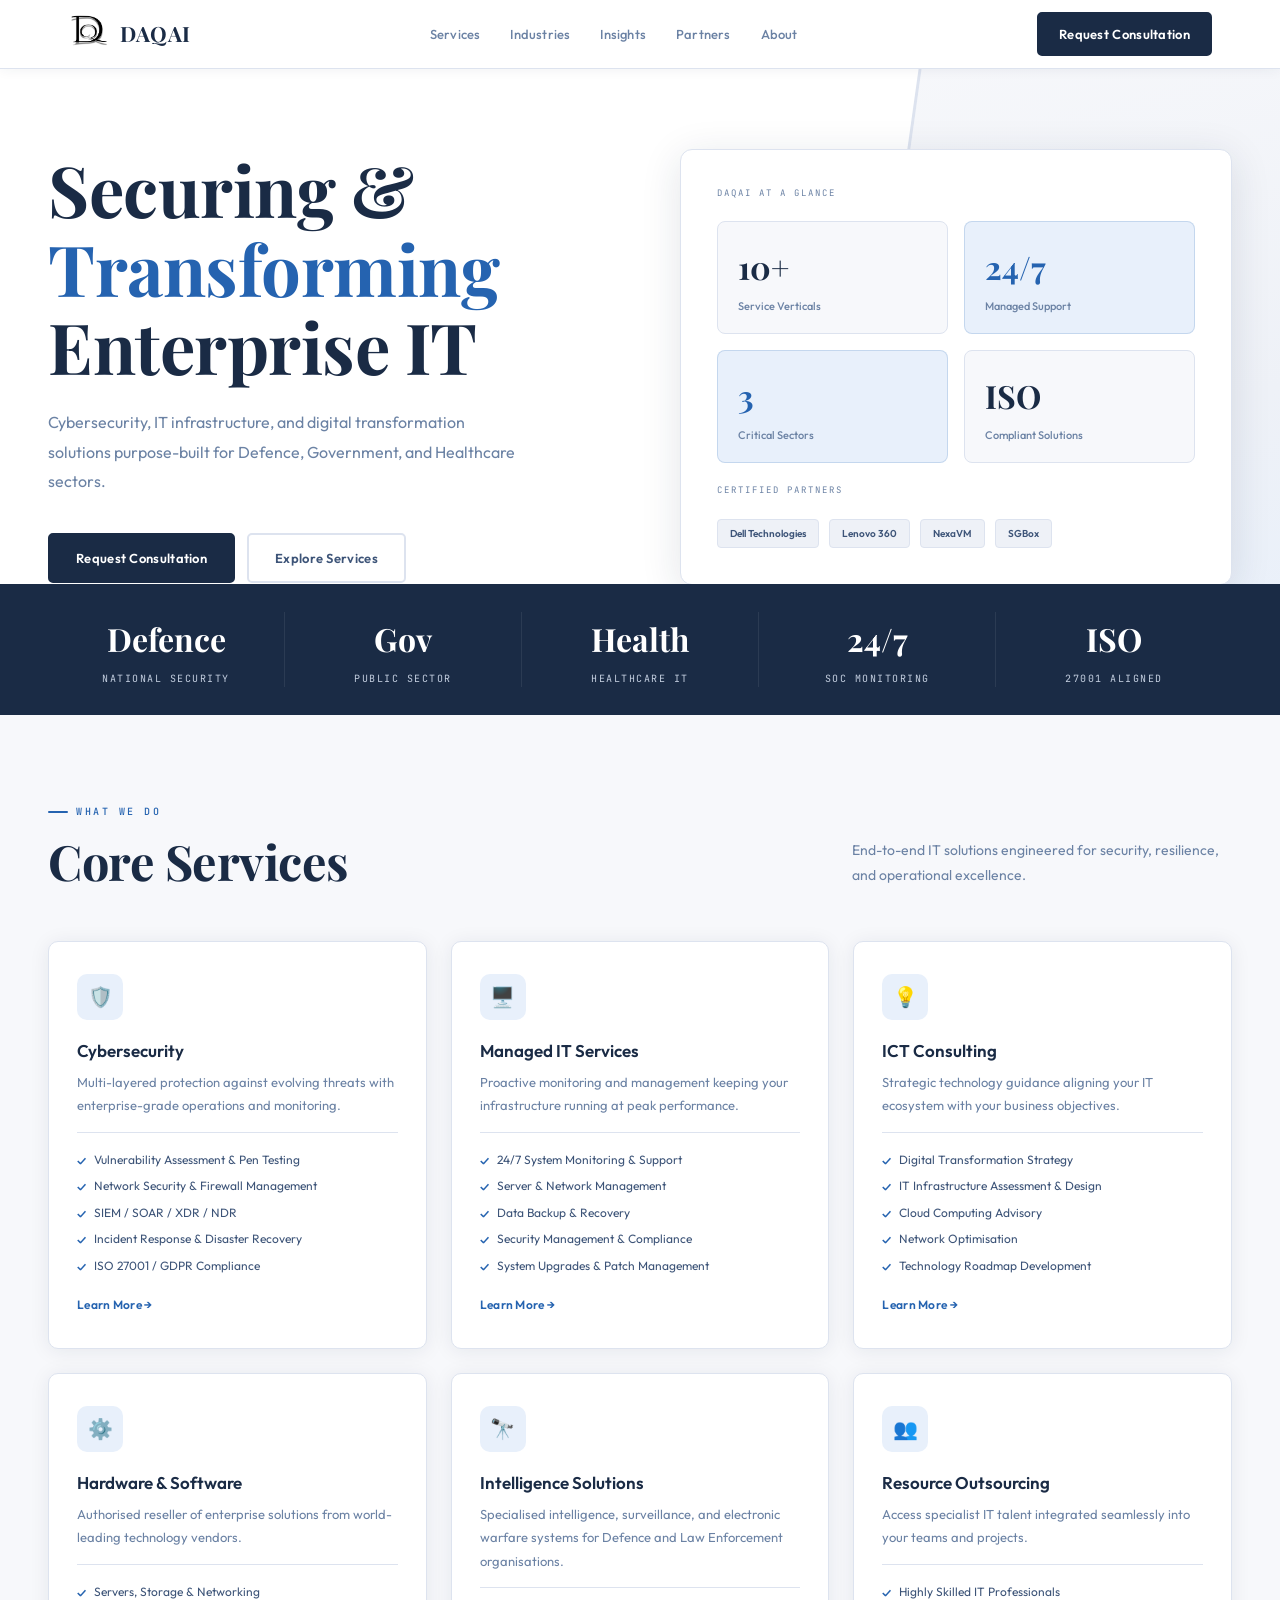
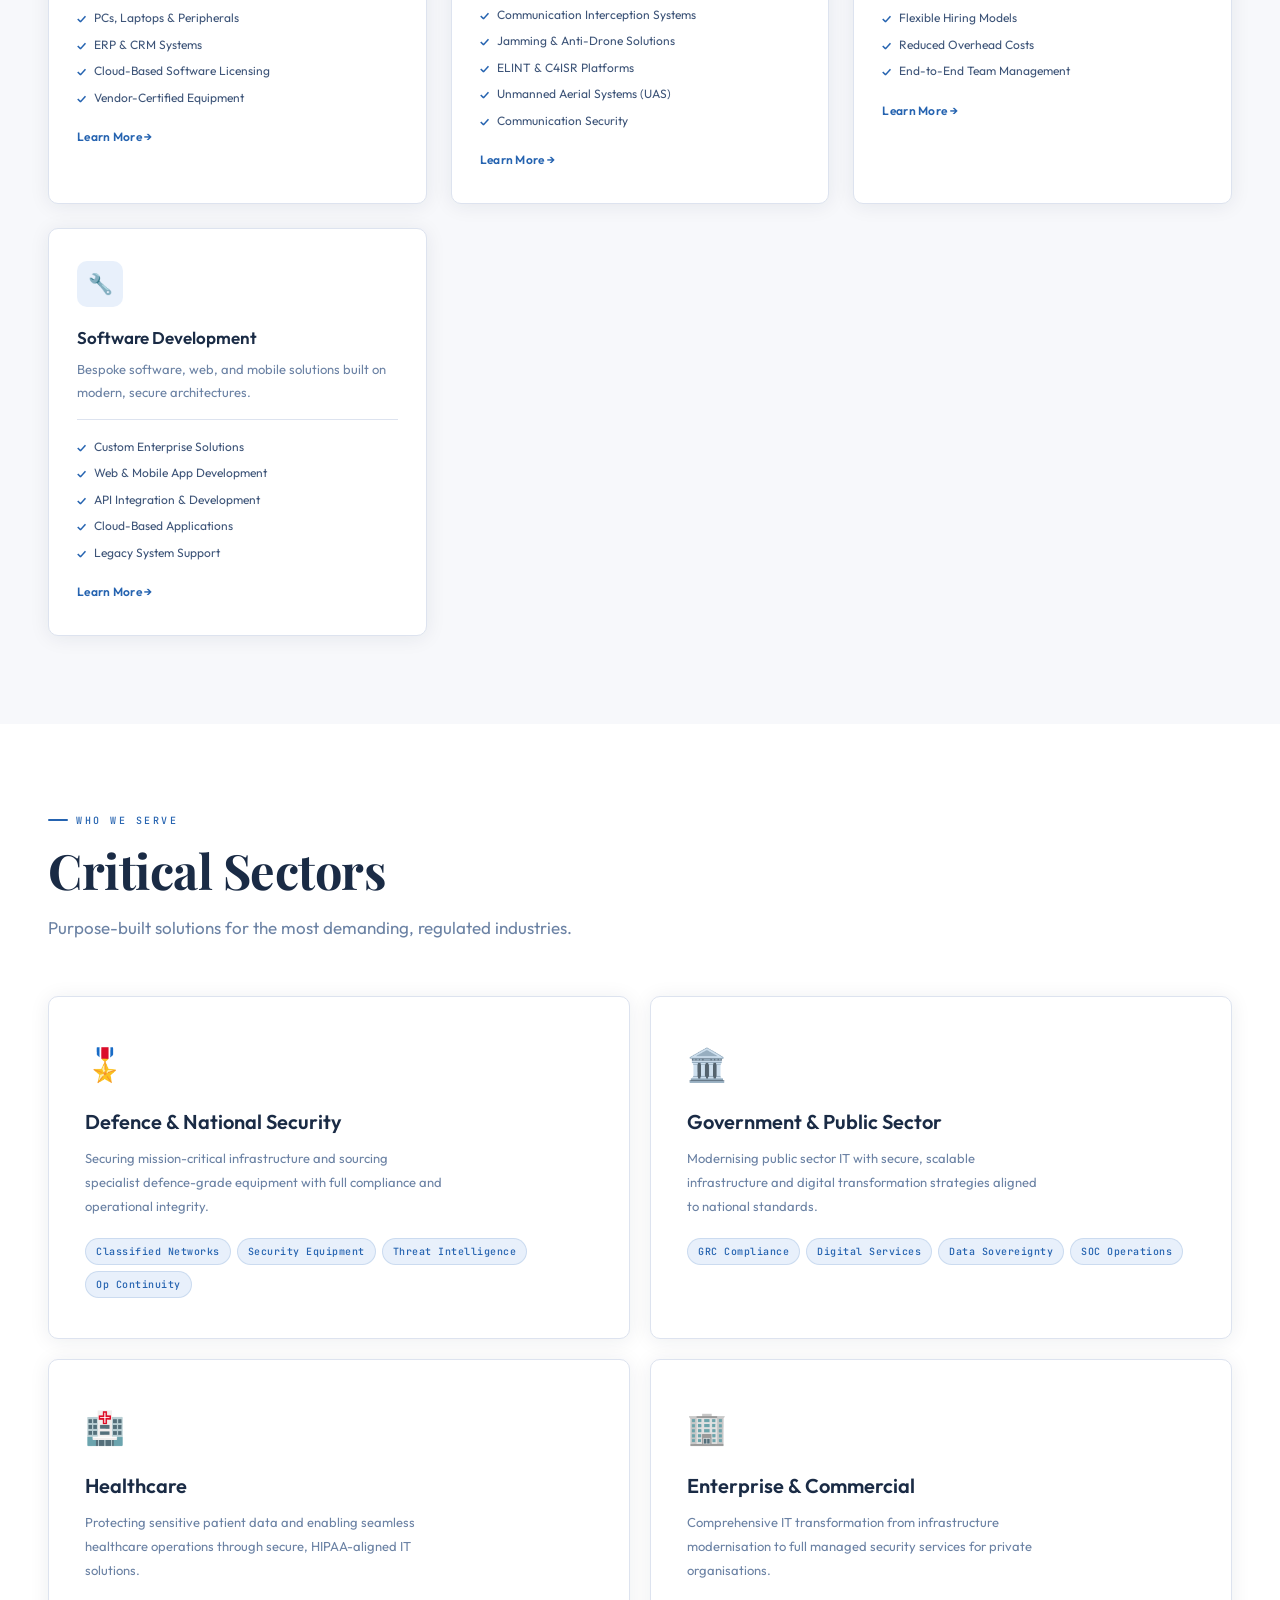
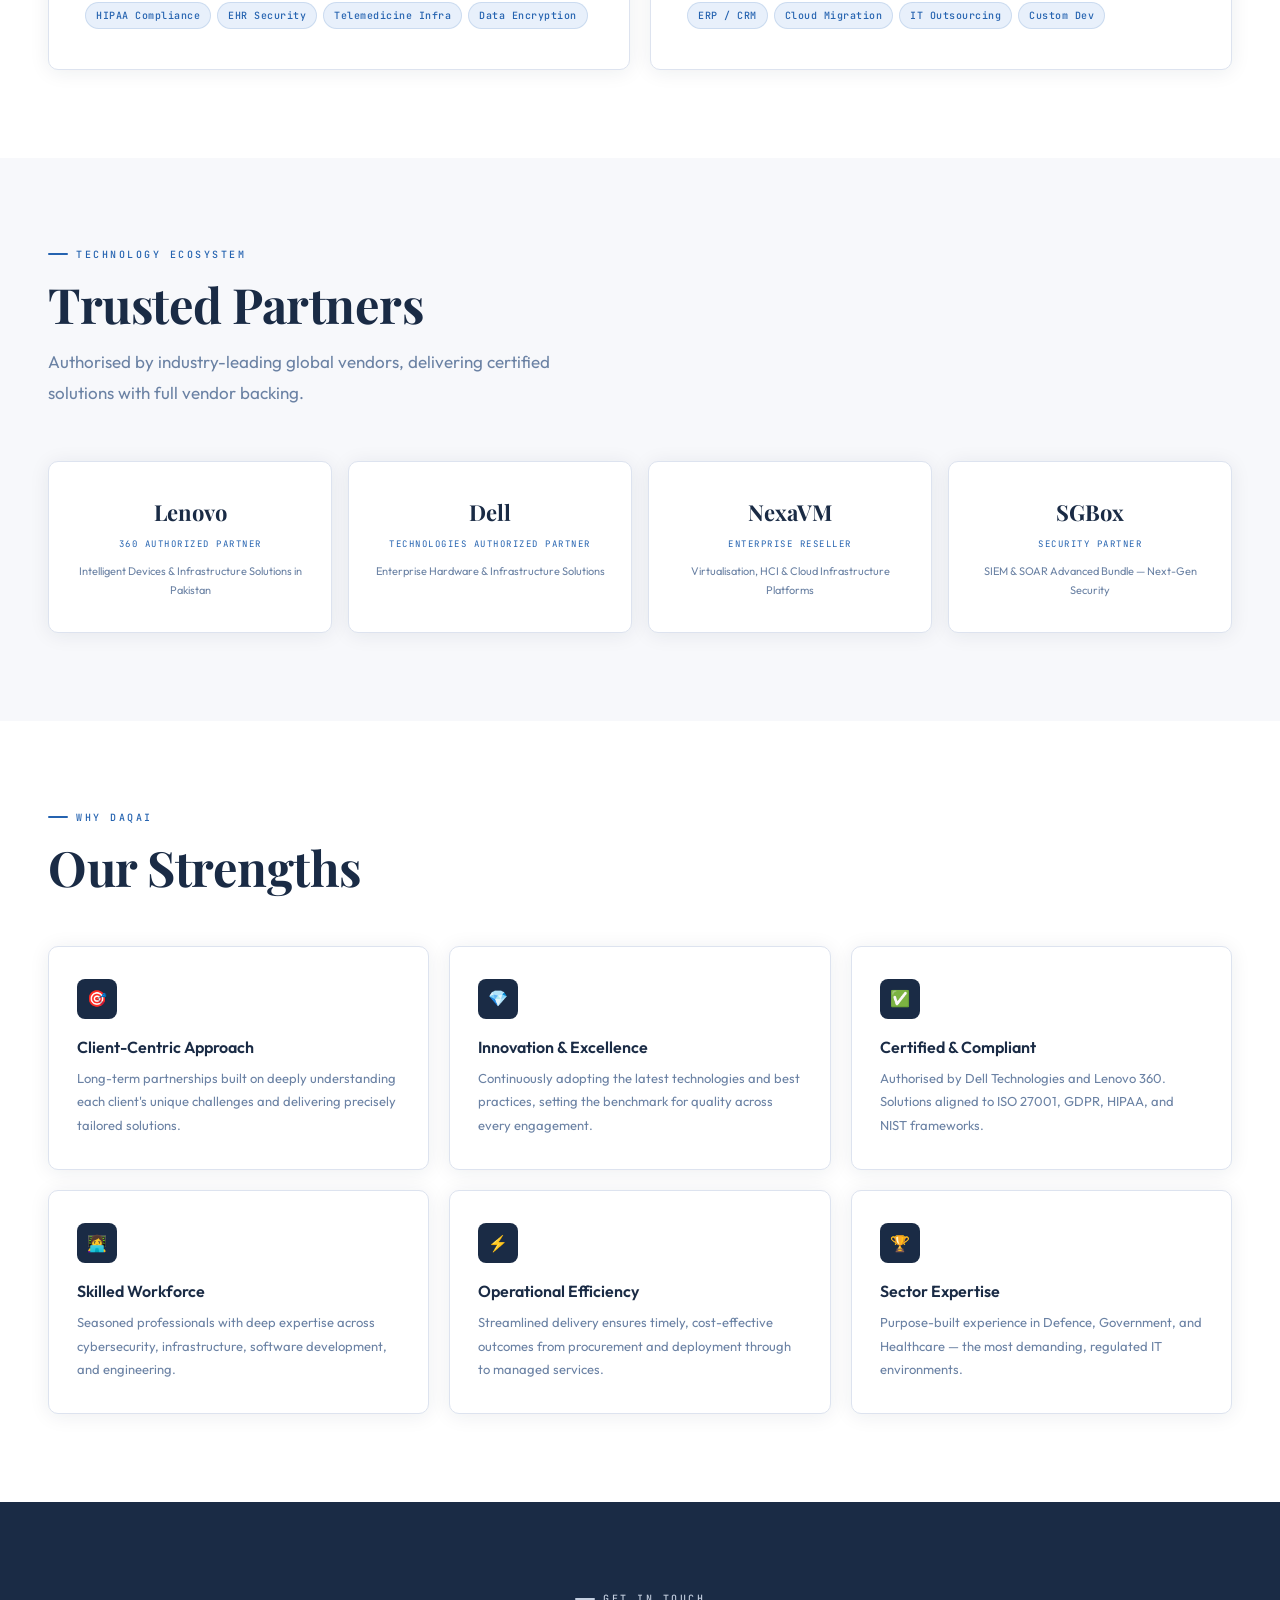
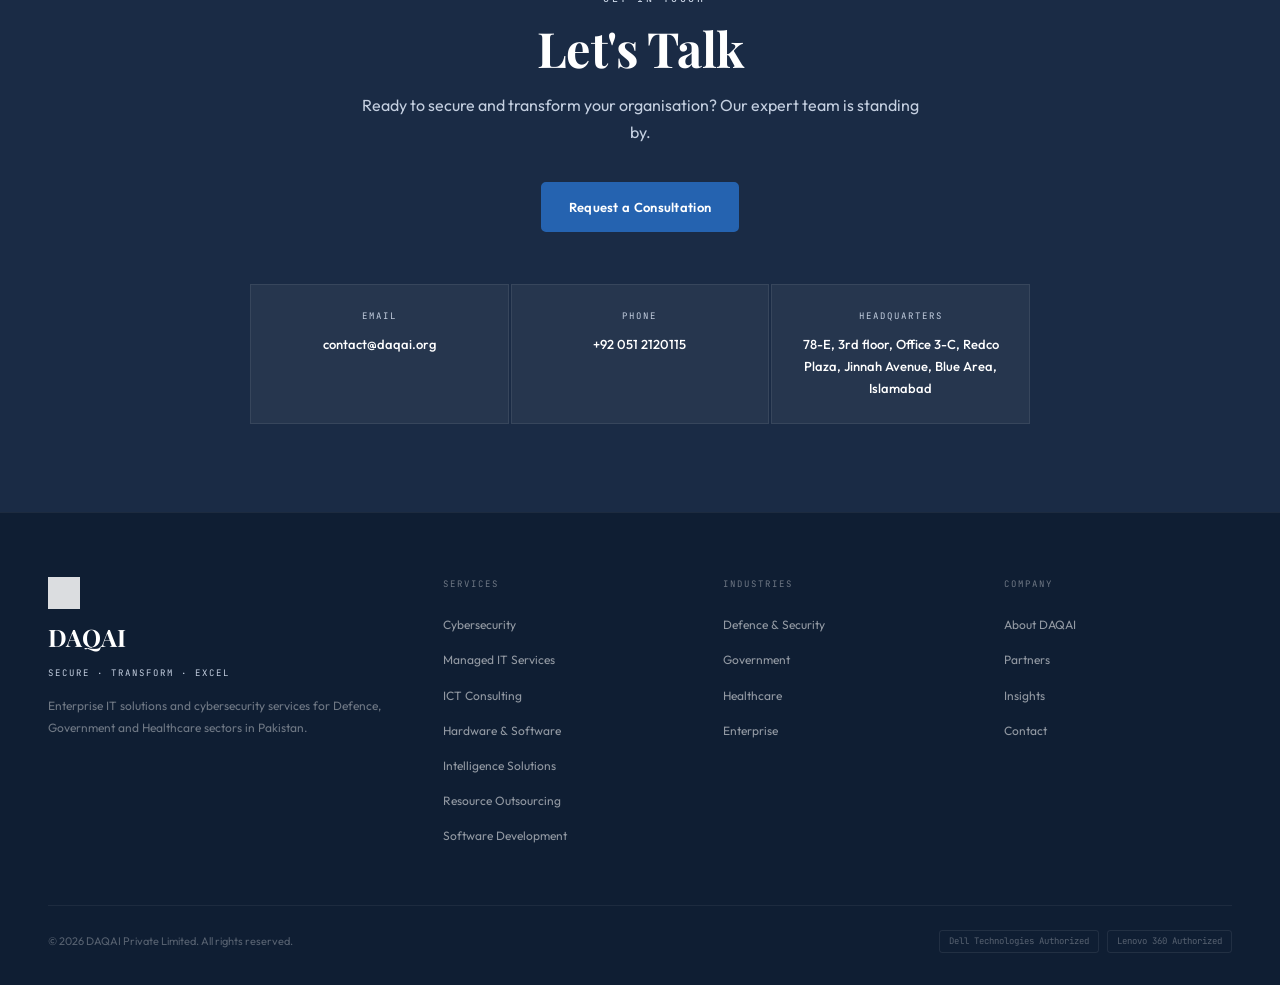
<file: index.html>
<!DOCTYPE html>
<html lang="en">
<head>
<meta charset="UTF-8"/>
<meta name="viewport" content="width=device-width, initial-scale=1.0"/>
<title>DAQAI — Enterprise IT & Cybersecurity Solutions</title>
<meta name="description" content="DAQAI Private Limited — Enterprise cybersecurity, IT infrastructure, and digital transformation solutions for Defence, Government, and Healthcare sectors in Pakistan."/>
<link rel="preconnect" href="https://fonts.googleapis.com"/>
<link href="https://fonts.googleapis.com/css2?family=Playfair+Display:wght@600;700&family=Outfit:wght@300;400;500;600;700&family=JetBrains+Mono:wght@400;500&display=swap" rel="stylesheet"/>
<link rel="stylesheet" href="shared.css"/>
</head>
<body>

<!-- NAV -->
<nav>
  <div class="nav-inner">
    <div class="logo" onclick="window.location='index.html'">
      <img src="logo.png" alt="DAQAI Logo" style="height:42px;width:auto;display:block;"/>
      <div class="logo-text">DAQAI</div>
    </div>
    <ul class="nav-links">
      <li><a href="#services">Services</a></li>
      <li><a href="#sectors">Industries</a></li>
      <li><a href="insights.html">Insights</a></li>
      <li><a href="#partners">Partners</a></li>
      <li><a href="about.html">About</a></li>
    </ul>
    <div class="nav-cta" onclick="openModal()">Request Consultation</div>
  </div>
</nav>

<!-- HERO -->
<div class="hero">
  <div class="hero-inner">
    <div class="hero-left">
      <h1>Securing &amp;<br/><em>Transforming</em><br/>Enterprise IT</h1>
      <p class="hero-sub">Cybersecurity, IT infrastructure, and digital transformation solutions purpose-built for Defence, Government, and Healthcare sectors.</p>
      <div class="hero-actions">
        <div class="btn btn-navy" onclick="openModal()">Request Consultation</div>
        <a class="btn btn-outline" href="#services">Explore Services</a>
      </div>
    </div>
    <div class="hero-right">
      <div class="hero-card-label">DAQAI AT A GLANCE</div>
      <div class="kpi-row">
        <div class="kpi"><div class="kpi-num">10+</div><div class="kpi-label">Service Verticals</div></div>
        <div class="kpi blue"><div class="kpi-num">24/7</div><div class="kpi-label">Managed Support</div></div>
        <div class="kpi blue"><div class="kpi-num">3</div><div class="kpi-label">Critical Sectors</div></div>
        <div class="kpi"><div class="kpi-num">ISO</div><div class="kpi-label">Compliant Solutions</div></div>
      </div>
      <div class="hero-card-label" style="margin-top:4px">CERTIFIED PARTNERS</div>
      <div class="partner-strip">
        <span class="ps-badge">Dell Technologies</span>
        <span class="ps-badge">Lenovo 360</span>
        <span class="ps-badge">NexaVM</span>
        <span class="ps-badge">SGBox</span>
      </div>
    </div>
  </div>
</div>

<!-- STATS BAR -->
<div class="hero-stats">
  <div class="hstat"><div class="hstat-num">Defence</div><div class="hstat-label">National Security</div></div>
  <div class="hstat"><div class="hstat-num">Gov</div><div class="hstat-label">Public Sector</div></div>
  <div class="hstat"><div class="hstat-num">Health</div><div class="hstat-label">Healthcare IT</div></div>
  <div class="hstat"><div class="hstat-num">24/7</div><div class="hstat-label">SOC Monitoring</div></div>
  <div class="hstat"><div class="hstat-num">ISO</div><div class="hstat-label">27001 Aligned</div></div>
</div>

<!-- SERVICES -->
<div id="services" class="section section-off">
  <div class="section-inner">
    <div class="section-header split">
      <div><div class="eyebrow">What We Do</div><h2>Core Services</h2></div>
      <p class="lead" style="margin-top:0;font-size:14px;max-width:380px">End-to-end IT solutions engineered for security, resilience, and operational excellence.</p>
    </div>
    <div class="svc-grid">
      <a class="svc-card" href="services/cybersecurity.html">
        <div class="svc-icon">🛡️</div><h3>Cybersecurity</h3>
        <p>Multi-layered protection against evolving threats with enterprise-grade operations and monitoring.</p>
        <ul class="svc-list">
          <li>Vulnerability Assessment &amp; Pen Testing</li>
          <li>Network Security &amp; Firewall Management</li>
          <li>SIEM / SOAR / XDR / NDR</li>
          <li>Incident Response &amp; Disaster Recovery</li>
          <li>ISO 27001 / GDPR Compliance</li>
        </ul>
        <div class="svc-link">Learn More →</div>
      </a>
      <a class="svc-card" href="services/managed-it.html">
        <div class="svc-icon">🖥️</div><h3>Managed IT Services</h3>
        <p>Proactive monitoring and management keeping your infrastructure running at peak performance.</p>
        <ul class="svc-list">
          <li>24/7 System Monitoring &amp; Support</li>
          <li>Server &amp; Network Management</li>
          <li>Data Backup &amp; Recovery</li>
          <li>Security Management &amp; Compliance</li>
          <li>System Upgrades &amp; Patch Management</li>
        </ul>
        <div class="svc-link">Learn More →</div>
      </a>
      <a class="svc-card" href="services/ict-consulting.html">
        <div class="svc-icon">💡</div><h3>ICT Consulting</h3>
        <p>Strategic technology guidance aligning your IT ecosystem with your business objectives.</p>
        <ul class="svc-list">
          <li>Digital Transformation Strategy</li>
          <li>IT Infrastructure Assessment &amp; Design</li>
          <li>Cloud Computing Advisory</li>
          <li>Network Optimisation</li>
          <li>Technology Roadmap Development</li>
        </ul>
        <div class="svc-link">Learn More →</div>
      </a>
      <a class="svc-card" href="services/hardware-software.html">
        <div class="svc-icon">⚙️</div><h3>Hardware &amp; Software</h3>
        <p>Authorised reseller of enterprise solutions from world-leading technology vendors.</p>
        <ul class="svc-list">
          <li>Servers, Storage &amp; Networking</li>
          <li>PCs, Laptops &amp; Peripherals</li>
          <li>ERP &amp; CRM Systems</li>
          <li>Cloud-Based Software Licensing</li>
          <li>Vendor-Certified Equipment</li>
        </ul>
        <div class="svc-link">Learn More →</div>
      </a>
      <a class="svc-card" href="services/intelligence-solutions.html">
        <div class="svc-icon">🔭</div><h3>Intelligence Solutions</h3>
        <p>Specialised intelligence, surveillance, and electronic warfare systems for Defence and Law Enforcement organisations.</p>
        <ul class="svc-list">
          <li>Communication Interception Systems</li>
          <li>Jamming &amp; Anti-Drone Solutions</li>
          <li>ELINT &amp; C4ISR Platforms</li>
          <li>Unmanned Aerial Systems (UAS)</li>
          <li>Communication Security</li>
        </ul>
        <div class="svc-link">Learn More →</div>
      </a>
      <a class="svc-card" href="services/resource-outsourcing.html">
        <div class="svc-icon">👥</div><h3>Resource Outsourcing</h3>
        <p>Access specialist IT talent integrated seamlessly into your teams and projects.</p>
        <ul class="svc-list">
          <li>Highly Skilled IT Professionals</li>
          <li>Flexible Hiring Models</li>
          <li>Reduced Overhead Costs</li>
          <li>End-to-End Team Management</li>
        </ul>
        <div class="svc-link">Learn More →</div>
      </a>
      <a class="svc-card" href="services/software-development.html">
        <div class="svc-icon">🔧</div><h3>Software Development</h3>
        <p>Bespoke software, web, and mobile solutions built on modern, secure architectures.</p>
        <ul class="svc-list">
          <li>Custom Enterprise Solutions</li>
          <li>Web &amp; Mobile App Development</li>
          <li>API Integration &amp; Development</li>
          <li>Cloud-Based Applications</li>
          <li>Legacy System Support</li>
        </ul>
        <div class="svc-link">Learn More →</div>
      </a>
    </div>
  </div>
</div>

<!-- SECTORS -->
<div id="sectors" class="section section-white">
  <div class="section-inner">
    <div class="section-header"><div class="eyebrow">Who We Serve</div><h2>Critical Sectors</h2><p class="lead">Purpose-built solutions for the most demanding, regulated industries.</p></div>
    <div class="sectors-grid">
      <div class="sector-card"><div class="sector-icon">🎖️</div><h3>Defence &amp; National Security</h3><p>Securing mission-critical infrastructure and sourcing specialist defence-grade equipment with full compliance and operational integrity.</p><div class="sector-tags"><span class="stag">Classified Networks</span><span class="stag">Security Equipment</span><span class="stag">Threat Intelligence</span><span class="stag">Op Continuity</span></div></div>
      <div class="sector-card"><div class="sector-icon">🏛️</div><h3>Government &amp; Public Sector</h3><p>Modernising public sector IT with secure, scalable infrastructure and digital transformation strategies aligned to national standards.</p><div class="sector-tags"><span class="stag">GRC Compliance</span><span class="stag">Digital Services</span><span class="stag">Data Sovereignty</span><span class="stag">SOC Operations</span></div></div>
      <div class="sector-card"><div class="sector-icon">🏥</div><h3>Healthcare</h3><p>Protecting sensitive patient data and enabling seamless healthcare operations through secure, HIPAA-aligned IT solutions.</p><div class="sector-tags"><span class="stag">HIPAA Compliance</span><span class="stag">EHR Security</span><span class="stag">Telemedicine Infra</span><span class="stag">Data Encryption</span></div></div>
      <div class="sector-card"><div class="sector-icon">🏢</div><h3>Enterprise &amp; Commercial</h3><p>Comprehensive IT transformation from infrastructure modernisation to full managed security services for private organisations.</p><div class="sector-tags"><span class="stag">ERP / CRM</span><span class="stag">Cloud Migration</span><span class="stag">IT Outsourcing</span><span class="stag">Custom Dev</span></div></div>
    </div>
  </div>
</div>

<!-- PARTNERS -->
<div id="partners" class="section section-off">
  <div class="section-inner">
    <div class="section-header"><div class="eyebrow">Technology Ecosystem</div><h2>Trusted Partners</h2><p class="lead">Authorised by industry-leading global vendors, delivering certified solutions with full vendor backing.</p></div>
    <div class="partners-grid">
      <div class="partner-card"><span class="p-name">Lenovo</span><span class="p-tier">360 Authorized Partner</span><p>Intelligent Devices &amp; Infrastructure Solutions in Pakistan</p></div>
      <div class="partner-card"><span class="p-name">Dell</span><span class="p-tier">Technologies Authorized Partner</span><p>Enterprise Hardware &amp; Infrastructure Solutions</p></div>
      <div class="partner-card"><span class="p-name">NexaVM</span><span class="p-tier">Enterprise Reseller</span><p>Virtualisation, HCI &amp; Cloud Infrastructure Platforms</p></div>
      <div class="partner-card"><span class="p-name">SGBox</span><span class="p-tier">Security Partner</span><p>SIEM &amp; SOAR Advanced Bundle — Next-Gen Security</p></div>
    </div>
  </div>
</div>

<!-- WHY DAQAI -->
<div id="why" class="section section-white">
  <div class="section-inner">
    <div class="section-header"><div class="eyebrow">Why DAQAI</div><h2>Our Strengths</h2></div>
    <div class="why-grid">
      <div class="why-card"><div class="why-icon">🎯</div><h3>Client-Centric Approach</h3><p>Long-term partnerships built on deeply understanding each client's unique challenges and delivering precisely tailored solutions.</p></div>
      <div class="why-card"><div class="why-icon">💎</div><h3>Innovation &amp; Excellence</h3><p>Continuously adopting the latest technologies and best practices, setting the benchmark for quality across every engagement.</p></div>
      <div class="why-card"><div class="why-icon">✅</div><h3>Certified &amp; Compliant</h3><p>Authorised by Dell Technologies and Lenovo 360. Solutions aligned to ISO 27001, GDPR, HIPAA, and NIST frameworks.</p></div>
      <div class="why-card"><div class="why-icon">👩‍💻</div><h3>Skilled Workforce</h3><p>Seasoned professionals with deep expertise across cybersecurity, infrastructure, software development, and engineering.</p></div>
      <div class="why-card"><div class="why-icon">⚡</div><h3>Operational Efficiency</h3><p>Streamlined delivery ensures timely, cost-effective outcomes from procurement and deployment through to managed services.</p></div>
      <div class="why-card"><div class="why-icon">🏆</div><h3>Sector Expertise</h3><p>Purpose-built experience in Defence, Government, and Healthcare — the most demanding, regulated IT environments.</p></div>
    </div>
  </div>
</div>

<!-- CONTACT -->
<div id="contact" class="contact-section">
  <div class="contact-inner">
    <div class="eyebrow">Get In Touch</div>
    <h2>Let's Talk</h2>
    <p>Ready to secure and transform your organisation? Our expert team is standing by.</p>
    <div class="btn btn-blue" onclick="openModal()">Request a Consultation</div>
  </div>
  <div class="contact-grid">
    <div class="cdet"><div class="cdet-label">Email</div><div class="cdet-val">contact@daqai.org</div></div>
    <div class="cdet"><div class="cdet-label">Phone</div><div class="cdet-val">+92 051 2120115</div></div>
    <div class="cdet"><div class="cdet-label">Headquarters</div><div class="cdet-val">78-E, 3rd floor, Office 3-C, Redco Plaza, Jinnah Avenue, Blue Area, Islamabad</div></div>
  </div>
</div>

<!-- FOOTER -->
<footer>
  <div class="footer-top">
    <div>
      <div class="footer-logo">
        <img src="logo.png" alt="DAQAI" style="height:32px;width:auto;filter:brightness(0) invert(1);opacity:.85;margin-bottom:8px;display:block;"/>
        DAQAI
      </div>
      <div class="footer-tagline">Secure · Transform · Excel</div>
      <p class="footer-desc">Enterprise IT solutions and cybersecurity services for Defence, Government and Healthcare sectors in Pakistan.</p>
    </div>
    <div>
      <div class="fc-title">Services</div>
      <ul class="fc-list">
        <li><a href="services/cybersecurity.html">Cybersecurity</a></li>
        <li><a href="services/managed-it.html">Managed IT Services</a></li>
        <li><a href="services/ict-consulting.html">ICT Consulting</a></li>
        <li><a href="services/hardware-software.html">Hardware &amp; Software</a></li>
        <li><a href="services/intelligence-solutions.html">Intelligence Solutions</a></li>
        <li><a href="services/resource-outsourcing.html">Resource Outsourcing</a></li>
        <li><a href="services/software-development.html">Software Development</a></li>
      </ul>
    </div>
    <div>
      <div class="fc-title">Industries</div>
      <ul class="fc-list">
        <li><a href="#sectors">Defence &amp; Security</a></li>
        <li><a href="#sectors">Government</a></li>
        <li><a href="#sectors">Healthcare</a></li>
        <li><a href="#sectors">Enterprise</a></li>
      </ul>
    </div>
    <div>
      <div class="fc-title">Company</div>
      <ul class="fc-list">
        <li><a href="about.html">About DAQAI</a></li>
        <li><a href="#partners">Partners</a></li>
        <li><a href="insights.html">Insights</a></li>
        <li><a href="#contact">Contact</a></li>
      </ul>
    </div>
  </div>
  <div class="footer-bottom">
    <span>© 2026 DAQAI Private Limited. All rights reserved.</span>
    <div class="cbadges">
      <span class="cbadge">Dell Technologies Authorized</span>
      <span class="cbadge">Lenovo 360 Authorized</span>
    </div>
  </div>
</footer>

<!-- MODAL -->
<div id="modal-overlay" onclick="closeModal()" style="display:none;position:fixed;inset:0;z-index:999;background:rgba(15,30,50,.55);backdrop-filter:blur(6px);"></div>
<div id="modal" style="display:none;position:fixed;z-index:1000;top:50%;left:50%;transform:translate(-50%,-50%);width:min(560px,92vw);background:var(--white);border-radius:14px;box-shadow:0 24px 80px rgba(15,30,50,.22);overflow:hidden;">
  <div style="background:linear-gradient(135deg,var(--navy),var(--slate));padding:32px 36px 28px;position:relative">
    <button onclick="closeModal()" style="position:absolute;top:16px;right:16px;background:rgba(255,255,255,.15);border:none;color:#fff;width:30px;height:30px;border-radius:50%;font-size:16px;cursor:pointer;">×</button>
    <div style="font-family:'JetBrains Mono',monospace;font-size:9px;color:rgba(255,255,255,.6);letter-spacing:2.5px;text-transform:uppercase;margin-bottom:10px">Get In Touch</div>
    <h3 style="font-family:'Playfair Display',serif;font-size:26px;color:#fff;font-weight:700;margin-bottom:6px">Request a Consultation</h3>
    <p style="font-size:13px;color:rgba(255,255,255,.65);">Fill in your details and our team will be in touch within 24 hours.</p>
  </div>
  <div style="padding:32px 36px">
    <form id="consult-form" onsubmit="submitForm(event)">
      <div style="display:grid;grid-template-columns:1fr 1fr;gap:16px;margin-bottom:16px">
        <div><label class="form-label">Full Name *</label><input type="text" required placeholder="Ahmed Khan" class="form-input"/></div>
        <div><label class="form-label">Organisation *</label><input type="text" required placeholder="Your Organisation" class="form-input"/></div>
      </div>
      <div style="margin-bottom:16px"><label class="form-label">Email Address *</label><input type="email" required placeholder="ahmed@organisation.pk" class="form-input"/></div>
      <div style="display:grid;grid-template-columns:1fr 1fr;gap:16px;margin-bottom:16px">
        <div><label class="form-label">Phone Number</label><input type="tel" placeholder="+92 321 5487114" class="form-input"/></div>
        <div><label class="form-label">Service Interest</label>
          <select class="form-input">
            <option value="">Select a service…</option>
            <option>Cybersecurity</option>
            <option>Managed IT Services</option>
            <option>ICT Consulting</option>
            <option>Hardware &amp; Software</option>
            <option>Software Development</option>
            <option>Resource Outsourcing</option>
            <option>General Enquiry</option>
          </select>
        </div>
      </div>
      <div style="margin-bottom:24px"><label class="form-label">Message</label><textarea rows="3" placeholder="Tell us about your requirements…" class="form-input" style="resize:vertical;"></textarea></div>
      <div style="display:flex;justify-content:space-between;align-items:center;">
        <p style="font-size:11px;color:var(--slate2)">We'll respond within <strong>24 hours</strong>.</p>
        <button type="submit" class="btn btn-navy">Send Request →</button>
      </div>
    </form>
    <div id="form-success" style="display:none;text-align:center;padding:24px 0">
      <div style="font-size:48px;margin-bottom:16px">✅</div>
      <h3 style="font-family:'Playfair Display',serif;font-size:24px;color:var(--navy);margin-bottom:10px">Thank you!</h3>
      <p style="font-size:14px;color:var(--slate2);margin-bottom:20px;">Your request has been sent. We'll be in touch within 24 hours.</p>
      <div style="margin-bottom:16px;font-size:13px;color:var(--navy);">📧 <a href="mailto:contact@daqai.org" style="color:var(--blue);">contact@daqai.org</a></div>
      <div style="margin-bottom:20px;font-size:13px;color:var(--navy);">📞 <a href="tel:+923215487114" style="color:var(--blue);">+92 321 5487114</a></div>
      <button onclick="closeModal()" class="btn btn-outline btn-sm">Close</button>
    </div>
  </div>
</div>

<script src="shared.js"></script>
</body>
</html>
</file>
<file: shared.css>
/* ═══════════════════════════════════════════════════════
   DAQAI — shared.css
   Used by every page in the project.
   ═══════════════════════════════════════════════════════ */

/* ── DESIGN TOKENS ── */
:root {
  --white:      #ffffff;
  --off:        #f7f8fb;
  --off2:       #eef1f7;
  --slate:      #3d5478;
  --slate2:     #6b82a4;
  --slate3:     #c4cfe0;
  --navy:       #1a2b45;
  --navy2:      #0f1e33;
  --blue:       #2563b0;
  --bluelt:     #e8f0fb;
  --border:     #dde3ef;
  --shadow:     0 2px 20px rgba(26,43,69,.08);
  --shadow-md:  0 8px 40px rgba(26,43,69,.12);
  --r:          6px;
}

/* ── RESET ── */
*, *::before, *::after { box-sizing: border-box; margin: 0; padding: 0; }
html { scroll-behavior: smooth; }
body {
  background: var(--white);
  color: var(--navy);
  font-family: 'Outfit', sans-serif;
  font-size: 16px;
  line-height: 1.7;
  overflow-x: hidden;
}
img { max-width: 100%; display: block; }
a { color: inherit; text-decoration: none; }

/* ── TYPOGRAPHY ── */
h1, h2 {
  font-family: 'Playfair Display', serif;
  font-weight: 700;
  line-height: 1.12;
  letter-spacing: -.5px;
}
h3 { font-family: 'Outfit', sans-serif; font-weight: 600; line-height: 1.25; }
h4 { font-family: 'Outfit', sans-serif; font-weight: 600; }
h1 { font-size: clamp(44px, 5.5vw, 76px); }
h2 { font-size: clamp(32px, 3.8vw, 52px); }
h3 { font-size: clamp(18px, 2vw, 24px); }

.eyebrow {
  font-family: 'JetBrains Mono', monospace;
  font-size: 10px;
  font-weight: 500;
  color: var(--blue);
  letter-spacing: 2.5px;
  text-transform: uppercase;
  margin-bottom: 14px;
  display: flex;
  align-items: center;
  gap: 8px;
}
.eyebrow::before {
  content: '';
  width: 20px;
  height: 2px;
  background: var(--blue);
  border-radius: 2px;
}
.eyebrow.light { color: var(--slate3); }
.eyebrow.light::before { background: var(--slate3); }

.lead {
  font-size: 17px;
  color: var(--slate2);
  line-height: 1.8;
  max-width: 540px;
  margin-top: 16px;
}

/* ── BUTTONS ── */
.btn {
  display: inline-flex;
  align-items: center;
  gap: 8px;
  padding: 12px 26px;
  font-size: 13px;
  font-weight: 600;
  letter-spacing: .3px;
  border-radius: 5px;
  cursor: pointer;
  transition: all .2s;
  border: 2px solid transparent;
  font-family: 'Outfit', sans-serif;
  text-decoration: none;
}
.btn-navy  { background: var(--navy);  color: var(--white); border-color: var(--navy); }
.btn-navy:hover  { background: var(--navy2); }
.btn-blue  { background: var(--blue);  color: var(--white); border-color: var(--blue); }
.btn-blue:hover  { background: #1d52a0; }
.btn-outline { border-color: var(--border); color: var(--slate); }
.btn-outline:hover { border-color: var(--slate); color: var(--navy); background: var(--off); }
.btn-white { border-color: rgba(255,255,255,.3); color: rgba(255,255,255,.85); }
.btn-white:hover { background: rgba(255,255,255,.1); }
.btn-sm { padding: 8px 18px; font-size: 12px; }

/* ── NAV ── */
nav {
  position: sticky;
  top: 0;
  z-index: 200;
  background: rgba(255,255,255,.97);
  backdrop-filter: blur(12px);
  border-bottom: 1px solid var(--border);
  box-shadow: 0 1px 12px rgba(26,43,69,.06);
}
.nav-inner {
  max-width: 1240px;
  margin: 0 auto;
  display: flex;
  align-items: center;
  justify-content: space-between;
  padding: 0 48px;
  height: 68px;
}
.logo { display: flex; align-items: center; gap: 10px; cursor: pointer; }
.logo img { height: 42px; width: auto; display: block; transition: opacity .2s; }
.logo:hover img { opacity: .8; }
.logo-text {
  font-family: 'Playfair Display', serif;
  font-size: 21px;
  font-weight: 700;
  color: var(--navy);
  letter-spacing: .5px;
}
.nav-links { display: flex; gap: 2px; list-style: none; }
.nav-links a {
  font-size: 13px;
  font-weight: 500;
  color: var(--slate2);
  padding: 8px 14px;
  border-radius: 4px;
  transition: all .18s;
  letter-spacing: .2px;
}
.nav-links a:hover, .nav-links a.active { color: var(--navy); background: var(--off); }
.nav-links a.active { color: var(--blue); }
.nav-cta {
  background: var(--navy);
  color: var(--white);
  padding: 9px 20px;
  border-radius: 5px;
  font-size: 13px;
  font-weight: 600;
  letter-spacing: .3px;
  cursor: pointer;
  transition: all .2s;
  border: 2px solid var(--navy);
}
.nav-cta:hover { background: transparent; color: var(--navy); }

/* ── HERO (home only) ── */
.hero {
  background: var(--white);
  padding: 80px 48px 0;
  position: relative;
  overflow: hidden;
}
.hero::after {
  content: '';
  position: absolute;
  right: -120px; top: -60px;
  width: 520px; height: 130%;
  background: linear-gradient(165deg, var(--off) 0%, var(--off2) 60%, var(--bluelt) 100%);
  transform: skewX(-8deg);
  z-index: 0;
  border-left: 3px solid var(--border);
}
.hero-inner {
  max-width: 1240px;
  margin: 0 auto;
  display: grid;
  grid-template-columns: 1fr 1fr;
  gap: 80px;
  align-items: center;
  position: relative;
  z-index: 1;
}
.hero h1 { color: var(--navy); margin-bottom: 6px; }
.hero h1 em { font-style: normal; color: var(--blue); }
.hero-sub {
  font-size: 16px;
  color: var(--slate2);
  max-width: 480px;
  margin: 22px 0 36px;
  line-height: 1.85;
  font-weight: 400;
}
.hero-actions { display: flex; gap: 12px; flex-wrap: wrap; }
.hero-right {
  position: relative;
  z-index: 1;
  background: var(--white);
  border: 1px solid var(--border);
  border-radius: 12px;
  box-shadow: var(--shadow-md);
  padding: 36px;
  margin-bottom: -1px;
}
.hero-card-label {
  font-family: 'JetBrains Mono', monospace;
  font-size: 9px;
  color: var(--slate2);
  letter-spacing: 2px;
  text-transform: uppercase;
  margin-bottom: 20px;
}
.kpi-row { display: grid; grid-template-columns: 1fr 1fr; gap: 16px; margin-bottom: 20px; }
.kpi { background: var(--off); border: 1px solid var(--border); border-radius: 8px; padding: 18px 20px; }
.kpi.blue { background: var(--bluelt); border-color: rgba(37,99,176,.18); }
.kpi-num { font-family: 'Playfair Display', serif; font-size: 32px; font-weight: 700; color: var(--navy); }
.kpi.blue .kpi-num { color: var(--blue); }
.kpi-label { font-size: 11px; color: var(--slate2); margin-top: 2px; font-weight: 500; }
.partner-strip { display: flex; gap: 10px; flex-wrap: wrap; margin-top: 4px; }
.ps-badge {
  font-size: 10px;
  font-weight: 600;
  padding: 5px 12px;
  background: var(--off2);
  border: 1px solid var(--border);
  border-radius: 4px;
  color: var(--slate);
}
.hero-stats {
  background: var(--navy);
  padding: 28px 48px;
  display: flex;
  justify-content: center;
}
.hstat {
  flex: 1;
  text-align: center;
  border-right: 1px solid rgba(255,255,255,.08);
}
.hstat:last-child { border-right: none; }
.hstat-num { font-family: 'Playfair Display', serif; font-size: 32px; font-weight: 700; color: var(--white); }
.hstat-label { font-size: 10px; color: var(--slate3); letter-spacing: 1.5px; text-transform: uppercase; margin-top: 4px; font-family: 'JetBrains Mono', monospace; }

/* ── SECTION SYSTEM ── */
.section { padding: 88px 48px; }
.section-inner { max-width: 1240px; margin: 0 auto; }
.section-white  { background: var(--white); }
.section-off    { background: var(--off); }
.section-off2   { background: var(--off2); }
.section-navy   { background: var(--navy); }
.section-header { margin-bottom: 52px; }
.section-header.split {
  display: flex;
  justify-content: space-between;
  align-items: flex-end;
  flex-wrap: wrap;
  gap: 24px;
}

/* ── SERVICE CARDS (home grid) ── */
.svc-grid { display: grid; grid-template-columns: repeat(3, 1fr); gap: 24px; }
/* 7-card layout: 3 + 2 + 2 — centre the last row */
@supports (grid-template-columns: subgrid) {
  .svc-grid { grid-template-columns: repeat(3, 1fr); }
}
.svc-card {
  display: block;
  background: var(--white);
  border: 1px solid var(--border);
  border-radius: 10px;
  padding: 32px 28px;
  transition: all .25s;
  cursor: pointer;
  box-shadow: var(--shadow);
  text-decoration: none;
  color: inherit;
}
.svc-card:hover {
  border-color: var(--blue);
  box-shadow: 0 8px 32px rgba(37,99,176,.12);
  transform: translateY(-3px);
}
.svc-icon {
  width: 46px; height: 46px;
  background: var(--bluelt);
  border-radius: 10px;
  display: flex;
  align-items: center;
  justify-content: center;
  font-size: 20px;
  margin-bottom: 20px;
}
.svc-card h3 { font-size: 17px; color: var(--navy); margin-bottom: 10px; }
.svc-card p  { font-size: 13px; color: var(--slate2); line-height: 1.8; }
.svc-list { list-style: none; margin-top: 14px; padding-top: 14px; border-top: 1px solid var(--border); }
.svc-list li {
  font-size: 12px; color: var(--slate);
  padding: 4px 0;
  display: flex; align-items: flex-start; gap: 8px; line-height: 1.5;
}
.svc-list li::before { content: '✓'; color: var(--blue); font-size: 11px; font-weight: 700; margin-top: 2px; flex-shrink: 0; }
.svc-link { margin-top: 16px; font-size: 12px; font-weight: 600; color: var(--blue); letter-spacing: .3px; }
.svc-card:hover .svc-link { text-decoration: underline; }

/* ── SECTORS ── */
.sectors-grid { display: grid; grid-template-columns: 1fr 1fr; gap: 20px; margin-top: 48px; }
.sector-card {
  background: var(--white);
  border: 1px solid var(--border);
  border-radius: 10px;
  padding: 40px 36px;
  transition: all .25s;
  box-shadow: var(--shadow);
  position: relative;
  overflow: hidden;
}
.sector-card::before {
  content: '';
  position: absolute; top: 0; left: 0; right: 0; height: 3px;
  background: linear-gradient(90deg, var(--blue), var(--slate));
  opacity: 0;
  transition: opacity .25s;
}
.sector-card:hover { border-color: rgba(37,99,176,.3); box-shadow: var(--shadow-md); }
.sector-card:hover::before { opacity: 1; }
.sector-icon { font-size: 32px; margin-bottom: 18px; }
.sector-card h3 { font-size: 20px; color: var(--navy); margin-bottom: 12px; }
.sector-card p  { font-size: 13px; color: var(--slate2); line-height: 1.85; max-width: 360px; }
.sector-tags { display: flex; flex-wrap: wrap; gap: 6px; margin-top: 20px; }
.stag {
  font-size: 10px; font-weight: 500;
  padding: 4px 10px;
  background: var(--bluelt);
  border: 1px solid rgba(37,99,176,.15);
  border-radius: 20px;
  color: var(--blue);
  font-family: 'JetBrains Mono', monospace;
  letter-spacing: .5px;
}

/* ── PARTNERS ── */
.partners-grid { display: grid; grid-template-columns: repeat(4, 1fr); gap: 16px; margin-top: 44px; }
.partner-card {
  background: var(--white);
  border: 1px solid var(--border);
  border-radius: 10px;
  padding: 32px 24px;
  text-align: center;
  transition: all .25s;
  box-shadow: var(--shadow);
}
.partner-card:hover { border-color: rgba(37,99,176,.3); box-shadow: var(--shadow-md); transform: translateY(-2px); }
.p-name  { font-family: 'Playfair Display', serif; font-size: 22px; font-weight: 700; color: var(--navy); display: block; margin-bottom: 6px; }
.p-tier  { font-size: 9px; color: var(--blue); letter-spacing: 1.5px; text-transform: uppercase; font-family: 'JetBrains Mono', monospace; display: block; margin-bottom: 10px; }
.partner-card p { font-size: 11px; color: var(--slate2); }

/* ── WHY ── */
.why-grid { display: grid; grid-template-columns: repeat(3, 1fr); gap: 20px; margin-top: 48px; }
.why-card { background: var(--white); border: 1px solid var(--border); border-radius: 10px; padding: 32px 28px; box-shadow: var(--shadow); }
.why-icon { width: 40px; height: 40px; background: var(--navy); border-radius: 8px; display: flex; align-items: center; justify-content: center; font-size: 16px; margin-bottom: 18px; }
.why-card h3 { font-size: 16px; color: var(--navy); margin-bottom: 10px; }
.why-card p  { font-size: 13px; color: var(--slate2); line-height: 1.8; }

/* ── CONTACT STRIP ── */
.contact-section { background: var(--navy); padding: 88px 48px; text-align: center; }
.contact-inner { max-width: 560px; margin: 0 auto; }
.contact-section .eyebrow { color: var(--slate3); justify-content: center; }
.contact-section .eyebrow::before { background: var(--slate3); }
.contact-section h2 { color: var(--white); margin-bottom: 16px; }
.contact-section p  { color: var(--slate3); margin-bottom: 36px; }
.contact-grid {
  display: grid;
  grid-template-columns: repeat(3, 1fr);
  gap: 2px;
  max-width: 780px;
  margin: 52px auto 0;
}
.cdet { padding: 24px 20px; background: rgba(255,255,255,.05); border: 1px solid rgba(255,255,255,.08); }
.cdet-label { font-family: 'JetBrains Mono', monospace; font-size: 9px; color: var(--slate3); letter-spacing: 2px; text-transform: uppercase; margin-bottom: 8px; }
.cdet-val   { font-size: 13px; color: var(--white); font-weight: 500; }

/* ── FOOTER ── */
footer { background: var(--navy2); border-top: 1px solid rgba(255,255,255,.06); padding: 64px 48px 32px; }
.footer-top {
  display: grid;
  grid-template-columns: 1.5fr 1fr 1fr 1fr;
  gap: 52px;
  max-width: 1240px;
  margin: 0 auto 48px;
}
.footer-logo { font-family: 'Playfair Display', serif; font-size: 24px; font-weight: 700; color: var(--white); margin-bottom: 8px; }
.footer-tagline { font-family: 'JetBrains Mono', monospace; font-size: 9px; color: var(--slate3); letter-spacing: 2px; text-transform: uppercase; margin-bottom: 14px; }
.footer-desc { font-size: 12px; color: rgba(255,255,255,.4); line-height: 1.8; }
.fc-title { font-family: 'JetBrains Mono', monospace; font-size: 9px; color: rgba(255,255,255,.4); letter-spacing: 2px; text-transform: uppercase; margin-bottom: 18px; }
.fc-list { list-style: none; }
.fc-list li { margin-bottom: 8px; }
.fc-list a { font-size: 12px; color: rgba(255,255,255,.55); transition: color .2s; }
.fc-list a:hover { color: var(--white); }
.footer-bottom {
  display: flex;
  justify-content: space-between;
  align-items: center;
  flex-wrap: wrap;
  gap: 12px;
  padding-top: 24px;
  border-top: 1px solid rgba(255,255,255,.06);
  max-width: 1240px;
  margin: 0 auto;
  font-size: 11px;
  color: rgba(255,255,255,.3);
}
.cbadges { display: flex; gap: 8px; flex-wrap: wrap; }
.cbadge {
  font-size: 9px; color: rgba(255,255,255,.3);
  padding: 3px 9px;
  border: 1px solid rgba(255,255,255,.08);
  border-radius: 3px;
  font-family: 'JetBrains Mono', monospace;
}

/* ── SERVICE PAGE COMPONENTS ── */
.svc-page-hero {
  background: linear-gradient(135deg, var(--navy) 0%, var(--slate) 100%);
  padding: 80px 48px 60px;
  position: relative;
  overflow: hidden;
}
.svc-page-hero::after {
  content: '';
  position: absolute; inset: 0;
  background-image:
    linear-gradient(rgba(255,255,255,.03) 1px, transparent 1px),
    linear-gradient(90deg, rgba(255,255,255,.03) 1px, transparent 1px);
  background-size: 52px 52px;
}
.svc-page-inner { max-width: 1240px; margin: 0 auto; position: relative; z-index: 1; }

.breadcrumb {
  display: flex;
  gap: 8px;
  align-items: center;
  font-size: 11px;
  color: rgba(255,255,255,.5);
  font-family: 'JetBrains Mono', monospace;
  margin-bottom: 24px;
  flex-wrap: wrap;
}
.breadcrumb a { color: rgba(255,255,255,.5); transition: color .2s; }
.breadcrumb a:hover { color: var(--white); }
.breadcrumb .sep { color: rgba(255,255,255,.2); }
.breadcrumb .current { color: rgba(255,255,255,.3); }

.svc-feature-grid { display: grid; grid-template-columns: repeat(3, 1fr); gap: 20px; margin-top: 48px; }
.svc-feature {
  background: var(--white);
  border: 1px solid var(--border);
  border-radius: 10px;
  padding: 28px;
  box-shadow: var(--shadow);
  transition: all .25s;
}
.svc-feature:hover { border-color: rgba(37,99,176,.3); transform: translateY(-2px); box-shadow: var(--shadow-md); }
.svc-feature-icon { font-size: 28px; margin-bottom: 14px; }
.svc-feature h4 { font-size: 15px; color: var(--navy); margin-bottom: 8px; }
.svc-feature p  { font-size: 12px; color: var(--slate2); line-height: 1.8; }

.svc-process { display: grid; grid-template-columns: repeat(4, 1fr); gap: 20px; margin-top: 48px; }
.svc-step { text-align: center; padding: 28px 20px; background: var(--white); border: 1px solid var(--border); border-radius: 10px; }
.svc-step-num {
  width: 44px; height: 44px;
  background: var(--blue);
  border-radius: 50%;
  display: flex; align-items: center; justify-content: center;
  font-family: 'JetBrains Mono', monospace;
  font-size: 14px; font-weight: 600; color: var(--white);
  margin: 0 auto 16px;
}
.svc-step h4 { font-size: 14px; color: var(--navy); margin-bottom: 8px; }
.svc-step p  { font-size: 12px; color: var(--slate2); line-height: 1.7; }

.svc-cta-strip { background: var(--navy); padding: 60px 48px; text-align: center; }
.svc-cta-strip h2 { color: var(--white); margin-bottom: 16px; }
.svc-cta-strip p  { color: rgba(255,255,255,.65); margin-bottom: 28px; max-width: 500px; margin-left: auto; margin-right: auto; }

.other-svc-grid { display: grid; grid-template-columns: repeat(5, 1fr); gap: 14px; margin-top: 40px; max-width: 1000px; margin-left: auto; margin-right: auto; }
.other-svc {
  background: rgba(255,255,255,.06);
  border: 1px solid rgba(255,255,255,.1);
  border-radius: 8px;
  padding: 20px 16px;
  text-align: center;
  cursor: pointer;
  transition: all .2s;
  text-decoration: none;
}
.other-svc:hover { background: rgba(255,255,255,.12); }
.other-svc-icon { font-size: 24px; margin-bottom: 8px; }
.other-svc p { font-size: 11px; color: rgba(255,255,255,.65); font-weight: 500; }

/* ── FORM ELEMENTS ── */
.form-label {
  font-size: 11px;
  font-weight: 600;
  color: var(--slate);
  display: block;
  margin-bottom: 6px;
  letter-spacing: .3px;
}
.form-input {
  width: 100%;
  padding: 10px 14px;
  border: 1.5px solid var(--border);
  border-radius: 6px;
  font-family: 'Outfit', sans-serif;
  font-size: 13px;
  color: var(--navy);
  background: var(--off);
  outline: none;
  transition: border-color .2s;
  appearance: none;
}
.form-input:focus { border-color: var(--blue); }

/* ── SCROLLBAR ── */
::-webkit-scrollbar { width: 5px; }
::-webkit-scrollbar-track { background: var(--off); }
::-webkit-scrollbar-thumb { background: var(--slate3); border-radius: 3px; }

/* ══════════════════════════════════════════
   RESPONSIVE
══════════════════════════════════════════ */
@media (max-width: 900px) {
  .nav-inner { padding: 0 24px; }
  .nav-links  { display: none; }

  .hero         { padding: 60px 24px 0; }
  .hero-inner   { grid-template-columns: 1fr; gap: 40px; }
  .hero-right   { display: none; }
  .hero-stats   { flex-wrap: wrap; padding: 20px 24px; }
  .hstat        { min-width: 50%; border-bottom: 1px solid rgba(255,255,255,.08); }

  .section              { padding: 60px 24px; }
  .svc-grid             { grid-template-columns: 1fr; }
  .sectors-grid         { grid-template-columns: 1fr; }
  .partners-grid        { grid-template-columns: 1fr 1fr; }
  .why-grid             { grid-template-columns: 1fr; }
  .svc-feature-grid     { grid-template-columns: 1fr; }
  .svc-process          { grid-template-columns: 1fr 1fr; }
  .other-svc-grid       { grid-template-columns: repeat(3, 1fr); }
  .contact-grid         { grid-template-columns: 1fr; }
  .footer-top           { grid-template-columns: 1fr 1fr; gap: 32px; }

  .svc-page-hero { padding: 60px 24px 40px; }
  .svc-cta-strip { padding: 48px 24px; }
}

@media (max-width: 560px) {
  .svc-process    { grid-template-columns: 1fr; }
  .other-svc-grid { grid-template-columns: 1fr 1fr; }
  .partners-grid  { grid-template-columns: 1fr; }
  .footer-top     { grid-template-columns: 1fr; }
}
</file>
